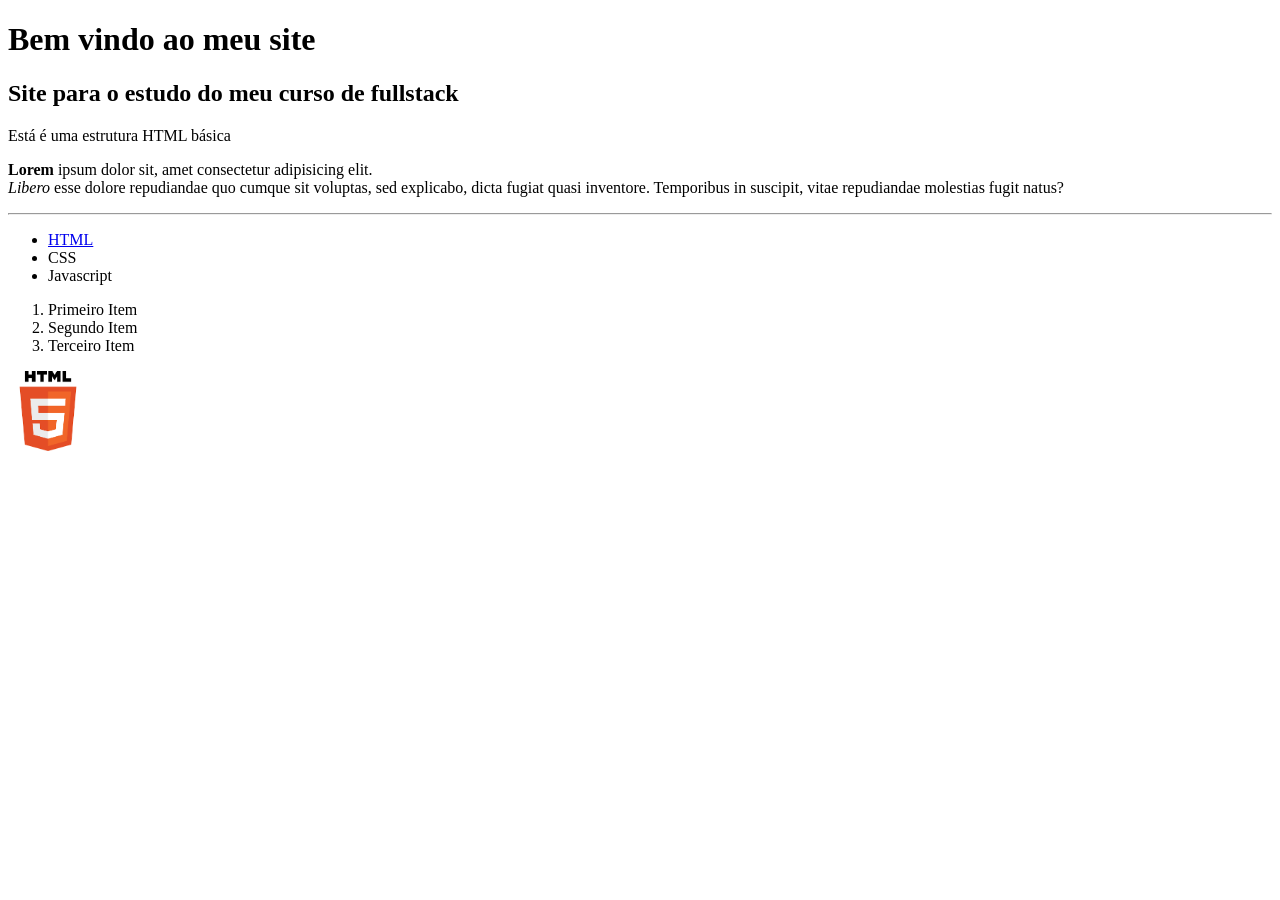
<file: index.html>
<!DOCTYPE html> <!--Informa ao navegador que este documento usa HTML5-->
<html lang="pt-BR"> <!--Marca o inicio da pagina HTML. O atributo lang="pt-BR" indica que o idioma principal é português-->
<head> <!--Cabeçalho da página. Aqui fica as configurações e informações que não aparecem no corpo da página-->
    <meta charset="UTF-8"> <!--Define o padrão de caracteres. Permite acentos, ç, emojis e outros caracteres especiais-->
    <meta name="viewport" content="width=device-width, initial-scale=1.0"> <!--Faz a página se adaptar a celulares e computadores-->
    <title>Meu Primeiro Site</title> <!--Título da página, aparece na aba do navegador-->
</head> <!--Fecha a tag head-->
<body><!--Corpo da página. Tudo que aparece para o usuário fica aqui-->
    <h1>Bem vindo ao meu site</h1>
    <h2>Site para o estudo do meu curso de fullstack</h2>
    <p>Está é uma estrutura HTML básica</p>
    <p><strong>Lorem</strong> ipsum dolor sit, amet consectetur adipisicing elit.<br> <em>Libero</em> esse dolore repudiandae quo cumque sit voluptas, sed explicabo, dicta fugiat quasi inventore. Temporibus in suscipit, vitae repudiandae molestias fugit natus?</p>
    <hr>
    <ul>
        <li><a href = "https://www.w3schools.com/html/" target = "_blank">HTML</a></li> <!--"target = '_blank'" abre uma nova guia ao inves de sair da pagina atual--> 
        <li>CSS</li>
        <li>Javascript</li>
    </ul>
    <ol>
        <li>Primeiro Item</li>
        <li>Segundo Item</li>
        <li>Terceiro Item</li>
    </ol>
    <img src = "./img/logo-html.png" alt = "Logo do HTML5" width="80px">
</body>
</html>
</file>
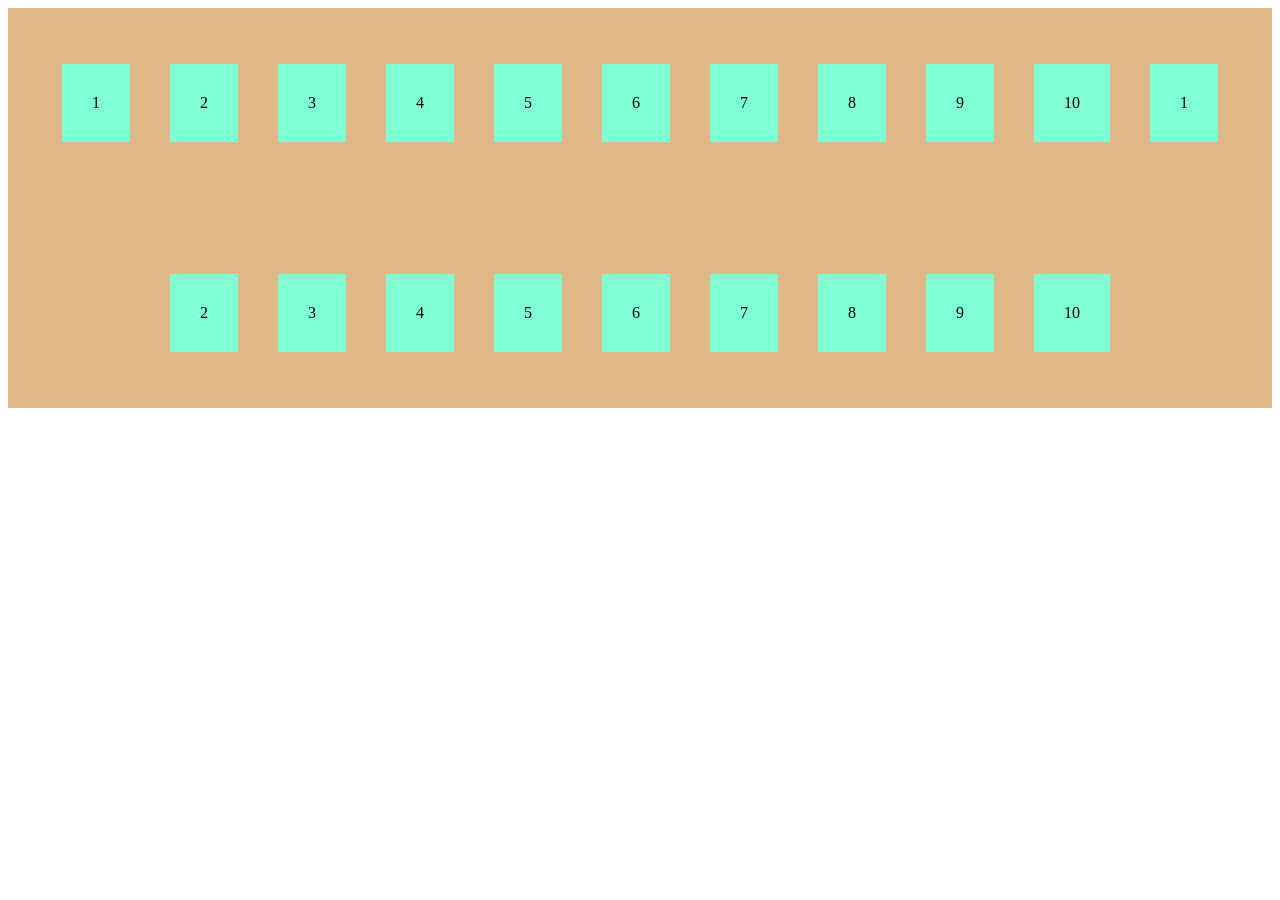
<file: aula 18/index.html>
<!DOCTYPE html>
<html lang="en">
<head>
    <meta charset="UTF-8">
    <meta name="viewport" content="width=device-width, initial-scale=1.0">
    <link rel="stylesheet" href="styles.css">
    <title>Flexbox</title>
</head>
<body>
    <div class="container">
        <div class="caixa">1</div>
        <div class="caixa">2</div>
        <div class="caixa">3</div>
        <div class="caixa">4</div>
        <div class="caixa">5</div>
        <div class="caixa">6</div>
        <div class="caixa">7</div>
        <div class="caixa">8</div>
        <div class="caixa">9</div>
        <div class="caixa">10</div>
        <div class="caixa">1</div>
        <div class="caixa">2</div>
        <div class="caixa">3</div>
        <div class="caixa">4</div>
        <div class="caixa">5</div>
        <div class="caixa">6</div>
        <div class="caixa">7</div>
        <div class="caixa">8</div>
        <div class="caixa">9</div>
        <div class="caixa">10</div>
    </div>
</body>
</html>
</file>
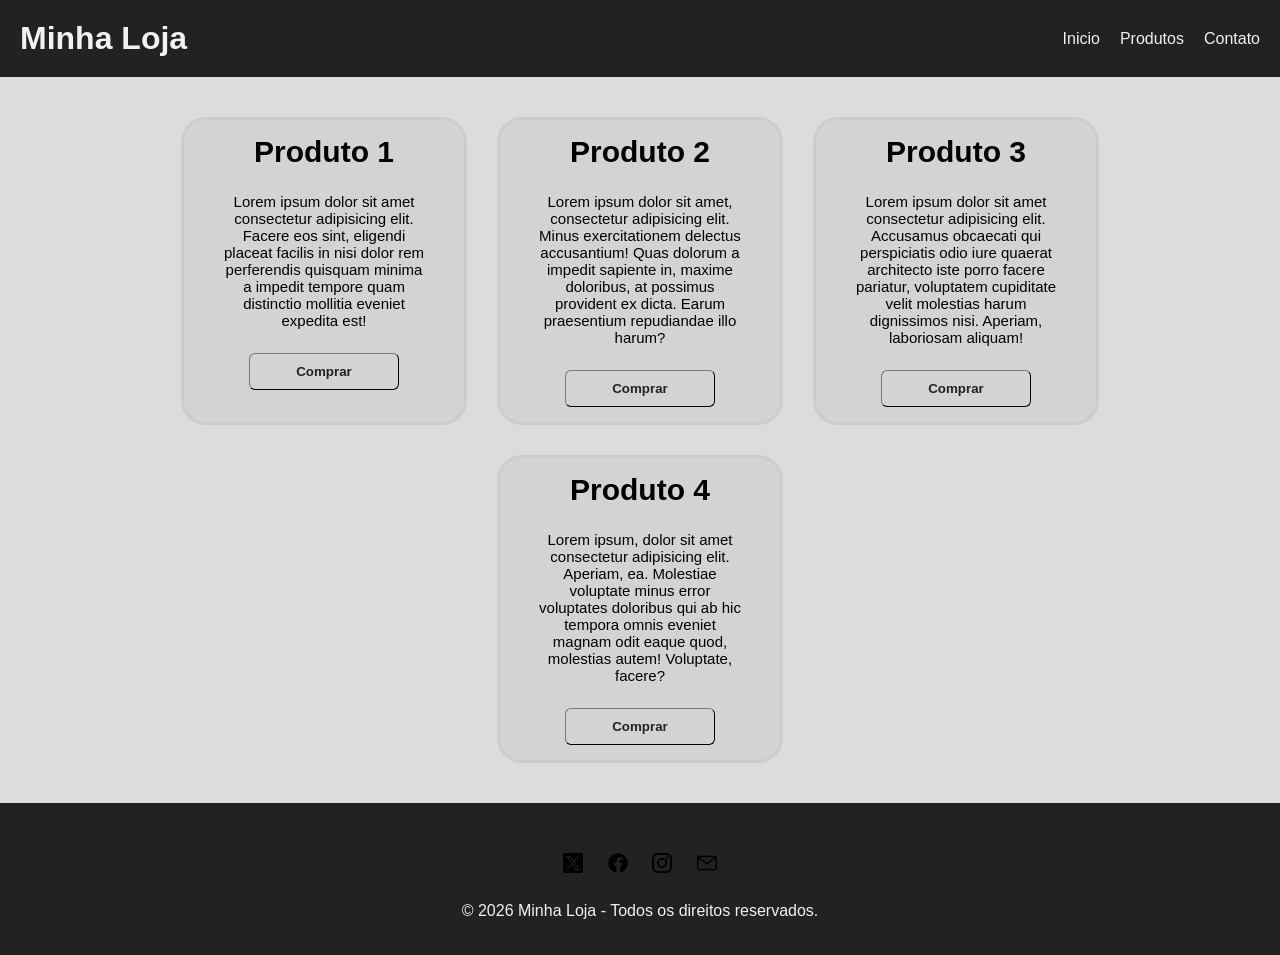
<file: aula 19/index.html>
<!DOCTYPE html>
<html lang="pt-BR">
<head>
    <meta charset="UTF-8">
    <meta name="viewport" content="width=device-width, initial-scale=1.0">
    <link rel="stylesheet" href="styles.css">
    <title>Aula Flexbox</title>
</head>
<body>
    <header class="cabecalho">
        <h1 #marca>Minha Loja</h1>
        <nav class="menu">
            <a href="#">Inicio</a>
            <a href="#">Produtos</a>
            <a href="#">Contato</a>
        </nav>
    </header>
    <main>
        <section class="cards">
            <div class="produtos">
                <h2>Produto 1</h2>
                <p>Lorem ipsum dolor sit amet consectetur adipisicing elit. Facere eos sint, eligendi placeat facilis in nisi dolor rem perferendis quisquam minima a impedit tempore quam distinctio mollitia eveniet expedita est!</p>
                <button>Comprar</button>
            </div>
            <div class="produtos">
                <h2>Produto 2</h2>
                <p>Lorem ipsum dolor sit amet, consectetur adipisicing elit. Minus exercitationem delectus accusantium! Quas dolorum a impedit sapiente in, maxime doloribus, at possimus provident ex dicta. Earum praesentium repudiandae illo harum?</p>
                <button>Comprar</button>
            </div>
            <div class="produtos">
                <h2>Produto 3</h2>
                <p>Lorem ipsum dolor sit amet consectetur adipisicing elit. Accusamus obcaecati qui perspiciatis odio iure quaerat architecto iste porro facere pariatur, voluptatem cupiditate velit molestias harum dignissimos nisi. Aperiam, laboriosam aliquam!</p>
                <button>Comprar</button>
            </div>
            <div class="produtos">
                <h2>Produto 4</h2>
                <p>Lorem ipsum, dolor sit amet consectetur adipisicing elit. Aperiam, ea. Molestiae voluptate minus error voluptates doloribus qui ab hic tempora omnis eveniet magnam odit eaque quod, molestias autem! Voluptate, facere?</p>
                <button>Comprar</button>
            </div>            
        </section>
    </main>
    <footer class="rodape">
        <div class="redes-sociais">
            <a href="#"><img src="./img/twitter.png" alt="Logo X"></a>
            <a href="#"><img src="./img/facebook.png" alt="Logo Facebook"></a>
            <a href="#"><img src="./img/instagram.png" alt="Logo Instagram"></a>
            <a href="#"><img src="./img/e-mail.png" alt="Logo E-mail"></a>
        </div>
        <p>&copy; 2026 Minha Loja - Todos os direitos reservados.</p>
        <!--&copy -> Simbolo de Copyright-->
    </footer>
</body>
</html>
</file>
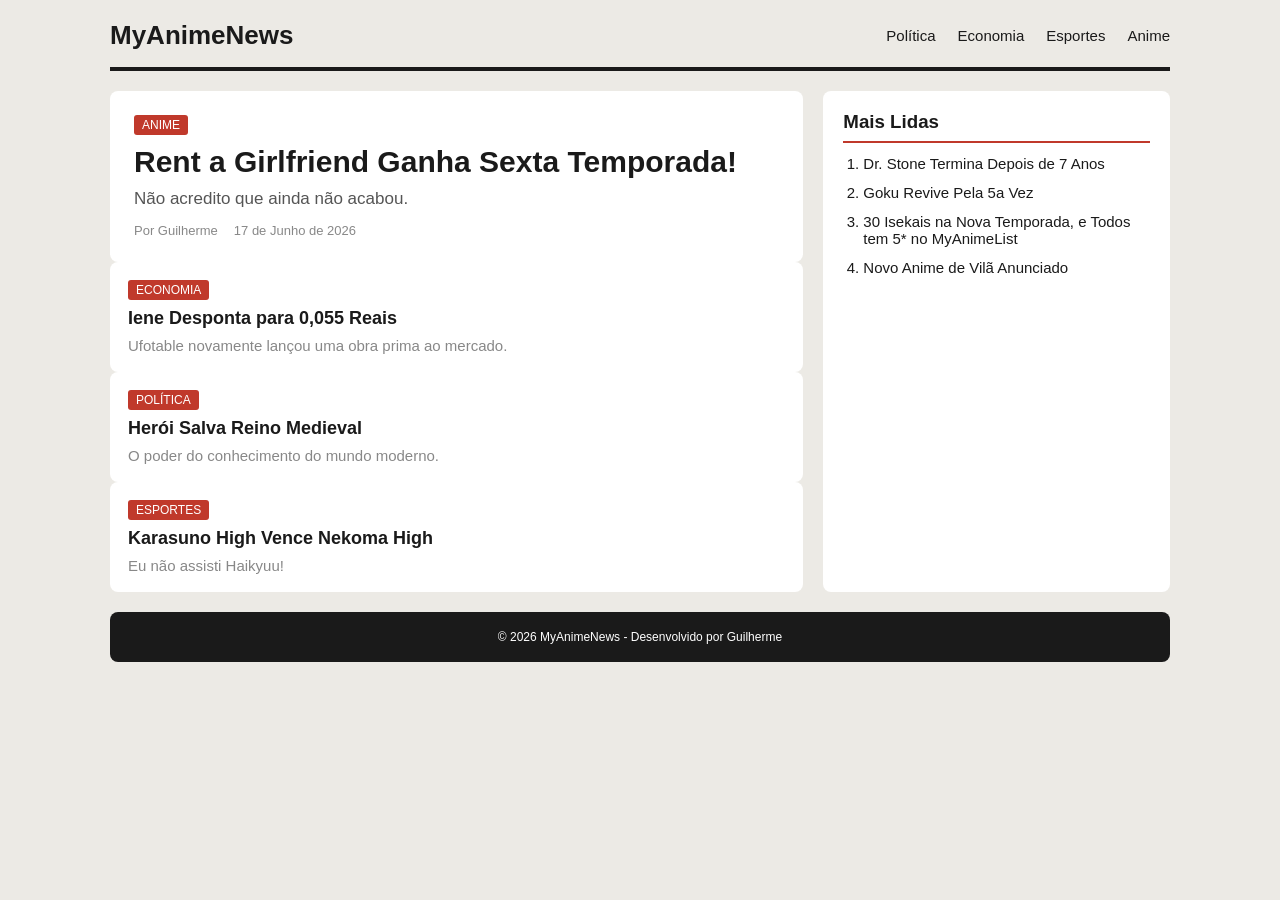
<file: aula 21/index.html>
<!DOCTYPE html>
<html lang="pt-br">
<head>
    <meta charset="UTF-8">
    <meta name="viewport" content="width=device-width, initial-scale=1.0">
    <link rel="stylesheet" href="./styles.css">
    <title>MyAnimeNews</title>
</head>
<body>
    <header class="cabecalho">
        <div class="logo">
            MyAnimeNews
        </div>
        <nav class="navegacao">
            <a href="#">Política</a>
            <a href="#">Economia</a>
            <a href="#">Esportes</a>
            <a href="#">Anime</a>
        </nav>
    </header>
    <main class="principal">
        <article class="destaque">
            <span class="categoria">Anime</span>
            <h1>Rent a Girlfriend Ganha Sexta Temporada!</h1>
            <p class="resumo">Não acredito que ainda não acabou.</p>        
            <div class="meta">
                <span>Por Guilherme</span>
                <span>17 de Junho de 2026</span>
            </div>
        </article>
        <section class="grandes-noticias">
            <article class="cartao">
                <span class="categoria">Economia</span>
                <h2>Iene Desponta para 0,055 Reais</h2>
                <p>Ufotable novamente lançou uma obra prima ao mercado.</p>
            </article>
            <article class="cartao">
                <span class="categoria">Política</span>
                <h2>Herói Salva Reino Medieval</h2>
                <p>O poder do conhecimento do mundo moderno.</p>
            </article>
            <article class="cartao">
                <span class="categoria">Esportes</span>
                <h2>Karasuno High Vence Nekoma High</h2>
                <p>Eu não assisti Haikyuu!</p>
            </article>
        </section>
    </main>
    <aside class="menu-lateral">
        <h3>Mais Lidas</h3>
        <ol>
            <li>Dr. Stone Termina Depois de 7 Anos</li>
            <li>Goku Revive Pela 5a Vez</li>
            <li>30 Isekais na Nova Temporada, e Todos tem 5* no MyAnimeList</li>
            <li>Novo Anime de Vilã Anunciado</li>
        </ol>
    </aside>
    <footer class="rodape">
        <p>&copy; 2026 MyAnimeNews - Desenvolvido por Guilherme</p>
    </footer>
</body>
</html>
</file>
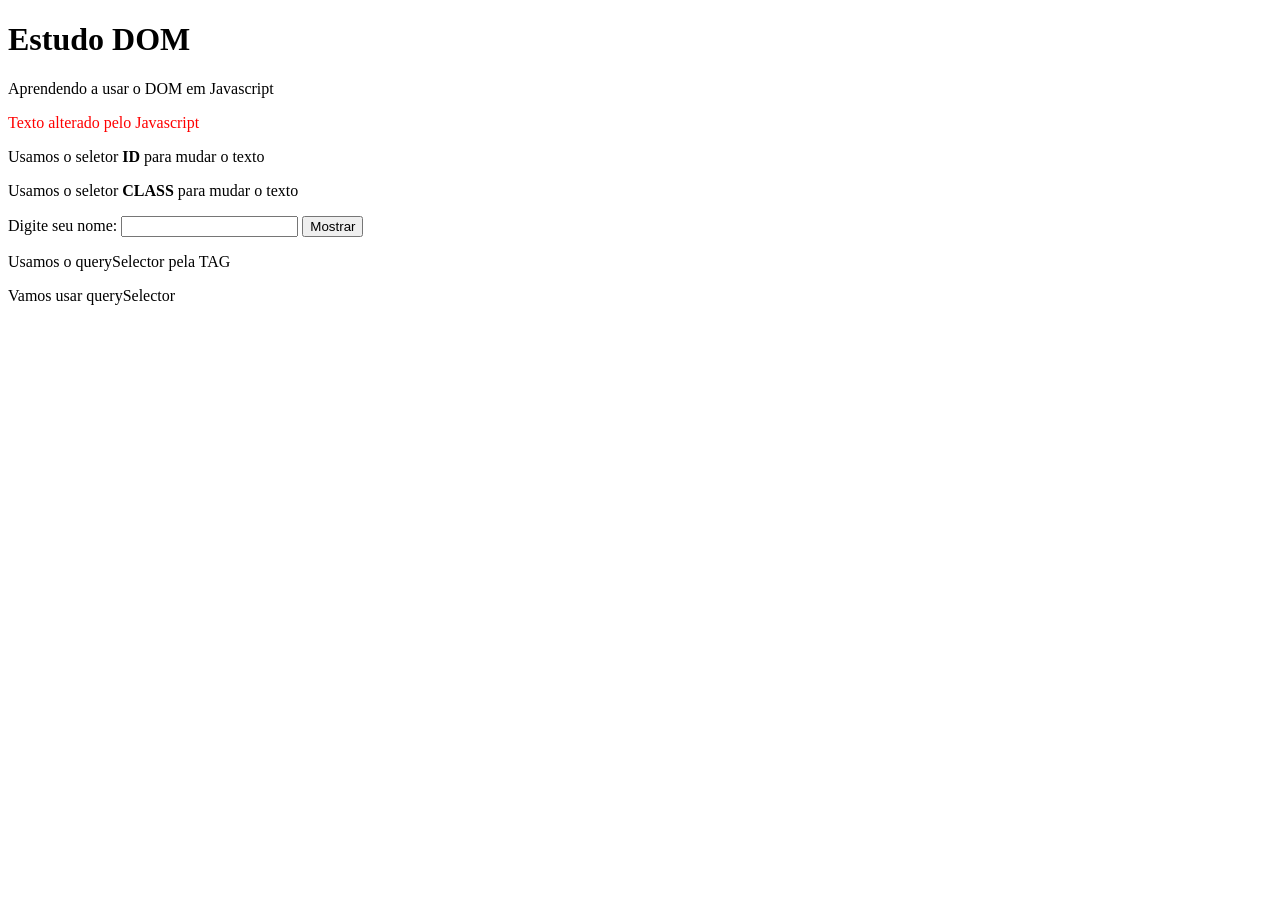
<file: aula 24/index.html>
<!DOCTYPE html>
<html lang="pt-BR">
<head>
    <meta charset="UTF-8">
    <meta name="viewport" content="width=device-width, initial-scale=1.0">
    <title>DOM</title>
</head>
<body>
    <h1>Estudo DOM</h1>
    <p>Aprendendo a usar o DOM em Javascript</p>
    <P>Aqui que vai mudar</P>
    <p id="msg">Vamos usar outro seletor</p>
    <p class="classe">Vamos mais um seletor</p>
    <label for="nome">Digite seu nome:</label>
    <input type="text" id="nome" name="nome">
    <button onclick="mostrarnome()">Mostrar</button>
    <p id="resultado"></p>
    <p id="texto">Vamos usar querySelector</p>

    <!--Tag script é usada ao fim do body-->
    <script> 
        let paragrafo = document.getElementsByTagName('p')[1]
        paragrafo.innerText = "Texto alterado pelo Javascript"
        paragrafo.style.color = 'red'
        
        // document.getElementsByTagName('p')[0].innerText = 'Mudou direto'
        let p2 = document.getElementById('msg')
        let p3 = document.getElementsByClassName('classe')[0]
        p2.innerHTML = "Usamos o seletor <strong>ID</strong> para mudar o texto" <!--innerHTML permite colocar tags HTML dentro do texto-->
        p3.innerHTML = "Usamos o seletor <strong>CLASS</strong> para mudar o texto"
        function mostrarnome(){
            // let nome = document.getElementsByName('nome')[0].value
            const campo = document.querySelector("[name='nome']")
            let nome = campo.value
            document.getElementById('resultado').innerText = `Olá, ${nome}`
        }
        let texto = document.querySelectorAll('p')
        texto[4].innerText = "Usamos o querySelector pela TAG"
    </script>
</body>
</html>
</file>
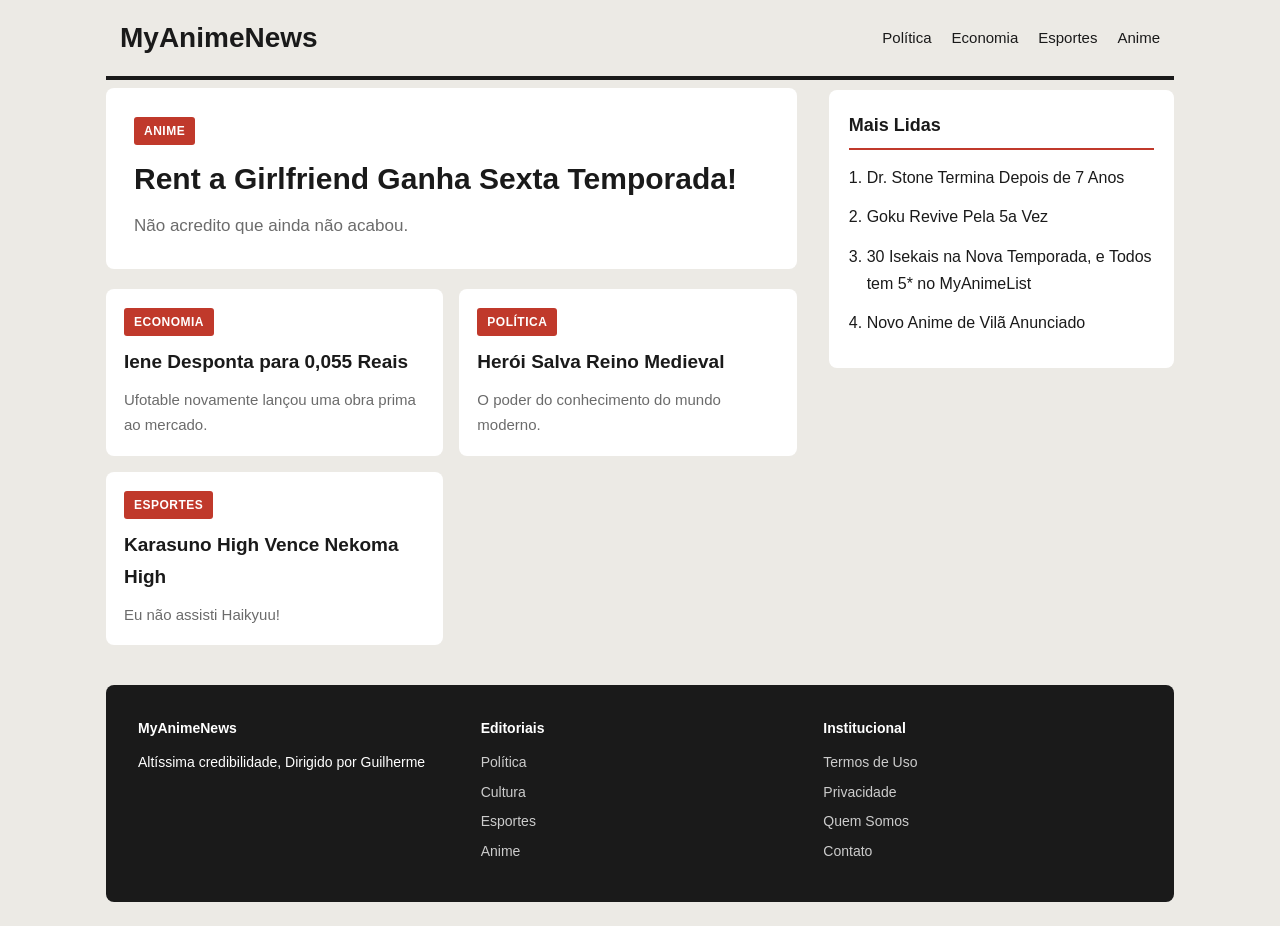
<file: site-news/pages/index.html>
<!DOCTYPE html>
<html lang="pt-br">
<head>
    <meta charset="UTF-8">
    <meta name="viewport" content="width=device-width, initial-scale=1.0">
    <link rel="stylesheet" href="../css/main.css">
    <script src="../js/components/site-header.js" defer></script>
    <script src="../js/components/news-card.js" defer></script>
    <script src="../js/components/site-footer.js" defer></script>
    <title>MyAnimeNews</title>
</head>
<body>
    
    <site-header></site-header>

    <div class="conteudo">
        <main class="principal">
            <article class="cartao card--destaque">
                <span class="categoria">Anime</span>
                <h1 class="cartao__titulo">Rent a Girlfriend Ganha Sexta Temporada!</h1>
                <p class="cartao__resumo">Não acredito que ainda não acabou.</p>        
            </article>
            <section class="grandes-noticias">
                <news-card categoria="Economia" titulo="Iene Desponta para 0,055 Reais" resumo="Ufotable novamente lançou uma obra prima ao mercado."></news-card>
                <news-card categoria="Política" titulo="Herói Salva Reino Medieval" resumo="O poder do conhecimento do mundo moderno."></news-card>
                <news-card categoria="Esportes" titulo="Karasuno High Vence Nekoma High" resumo="Eu não assisti Haikyuu!"></news-card>
            </section>
        </main>
        <aside class="menu-lateral">
            <div class="caixa">
                <h3>Mais Lidas</h3>
                <ol>
                    <li>Dr. Stone Termina Depois de 7 Anos</li>
                    <li>Goku Revive Pela 5a Vez</li>
                    <li>30 Isekais na Nova Temporada, e Todos tem 5* no MyAnimeList</li>
                    <li>Novo Anime de Vilã Anunciado</li>
                </ol>
            </div>
        </aside>
    </div>

    <site-footer></site-footer>
</body>
</html>
</file>
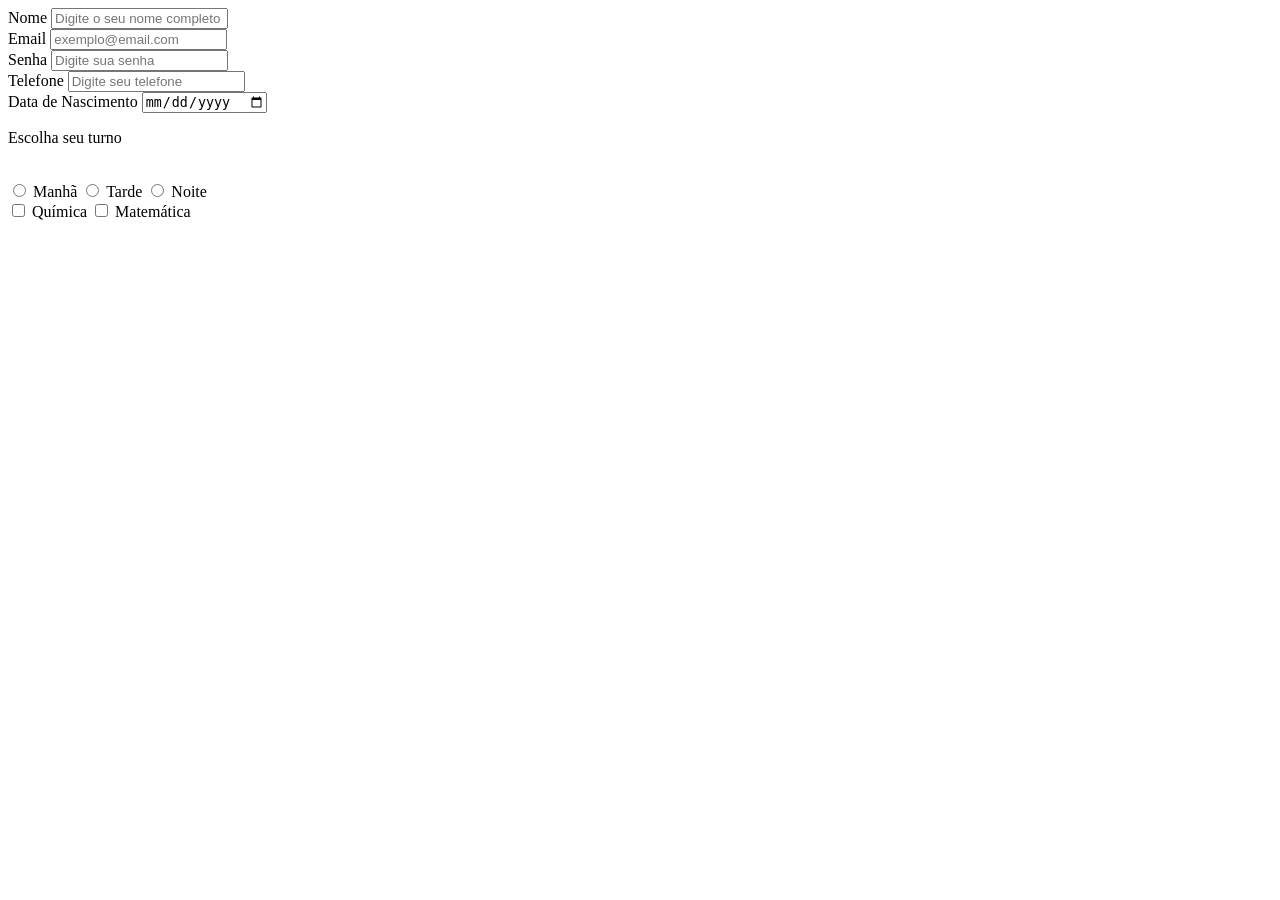
<file: formulario.html>
<!DOCTYPE html>
<html lang="pt-BR">
<head>
    <meta charset="UTF-8">
    <meta name="viewport" content="width=device-width, initial-scale=1.0">
    <title>Exemplo de Formulário</title>
</head>
<body>
    <form action="#">
        <label for="nome">Nome</label>
        <input type="text" name="nome" id="nome" placeholder="Digite o seu nome completo" required>
        <br>
        <label for="email">Email</label>
        <input type="email" name="email" id="email" placeholder="exemplo@email.com" required>
        <br>
        <label for="senha">Senha</label>
        <input type="password" name="senha" id="senha" placeholder="Digite sua senha" minlength="8" required>
        <br>
        <label for="telefone">Telefone</label>
        <input type="tel" name="telefone" id="telefone" placeholder="Digite seu telefone">
        <br>
        <label for="data">Data de Nascimento</label>
        <input type="date" name="data" id="data" placeholder="Data de Nascimento">
        <br>
        <p>Escolha seu turno</p>
        <br>
        <input type="radio" name="turno" id="manha">
        <label for="manha">Manhã</label>
        <input type="radio" name="turno" id="tarde">
        <label for="tarde">Tarde</label>
        <input type="radio" name="turno" id="noite">
        <label for="noite">Noite</label>
        <br>
        <input type="checkbox" name="materia" id="quimica" volume="quimica">
        <label for="quimica">Química</label>
        <input type="checkbox" name="materia" id="matematica" value="matematica">
        <label for="mathematics">Matemática</label>
    </form>
</body>
</html>
</file>
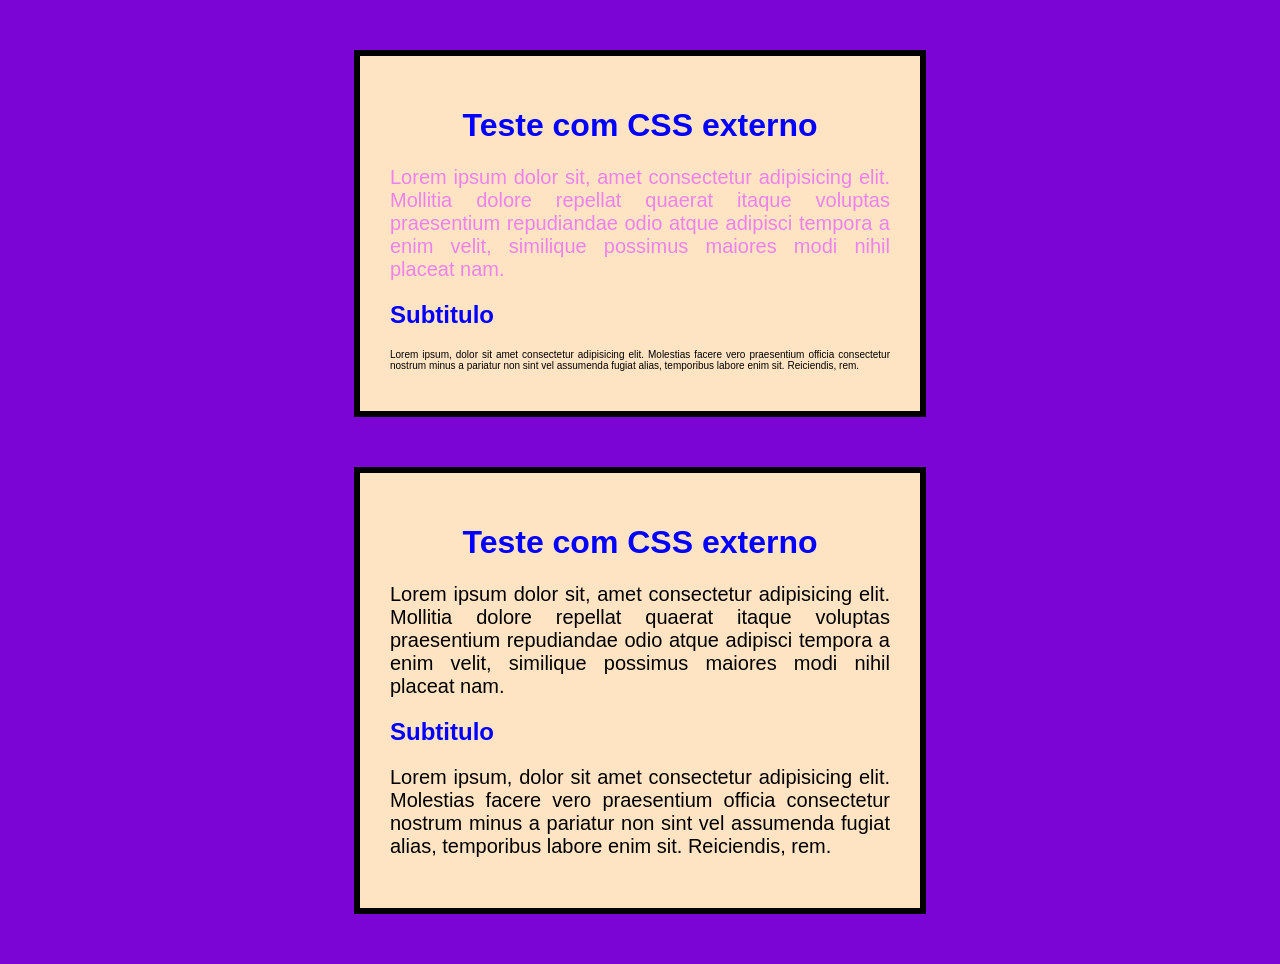
<file: aula 17/externo.html>
<!DOCTYPE html>
<html lang="en">
<head>
    <meta charset="UTF-8">
    <meta name="viewport" content="width=device-width, initial-scale=1.0">
    <link rel="stylesheet" href="style.css">
    <title>CSS Externo</title>

</head>
<body>
    <div class="card">
        <h1>Teste com CSS externo</h1>
        <p id="texto_2">Lorem ipsum dolor sit, amet consectetur adipisicing elit. Mollitia dolore repellat quaerat itaque voluptas praesentium repudiandae odio atque adipisci tempora a enim velit, similique possimus maiores modi nihil placeat nam.</p>

        <h2>Subtitulo</h2>
        <p id="texto">Lorem ipsum, dolor sit amet consectetur adipisicing elit. Molestias facere vero praesentium officia consectetur nostrum minus a pariatur non sint vel assumenda fugiat alias, temporibus labore enim sit. Reiciendis, rem.</p>
    </div>
    <div class="nomeDaClasse"></div> <!--".nomeDaClasse para criar o div direto"-->

    <div class="card">
        <h1>Teste com CSS externo</h1>
        <p>Lorem ipsum dolor sit, amet consectetur adipisicing elit. Mollitia dolore repellat quaerat itaque voluptas praesentium repudiandae odio atque adipisci tempora a enim velit, similique possimus maiores modi nihil placeat nam.</p>

        <h2>Subtitulo</h2>
        <p>Lorem ipsum, dolor sit amet consectetur adipisicing elit. Molestias facere vero praesentium officia consectetur nostrum minus a pariatur non sint vel assumenda fugiat alias, temporibus labore enim sit. Reiciendis, rem.</p>
    </div>
    <div class="nomeDaClasse"></div> <!--".nomeDaClasse para criar o div direto"-->
</body>
</html>
</file>
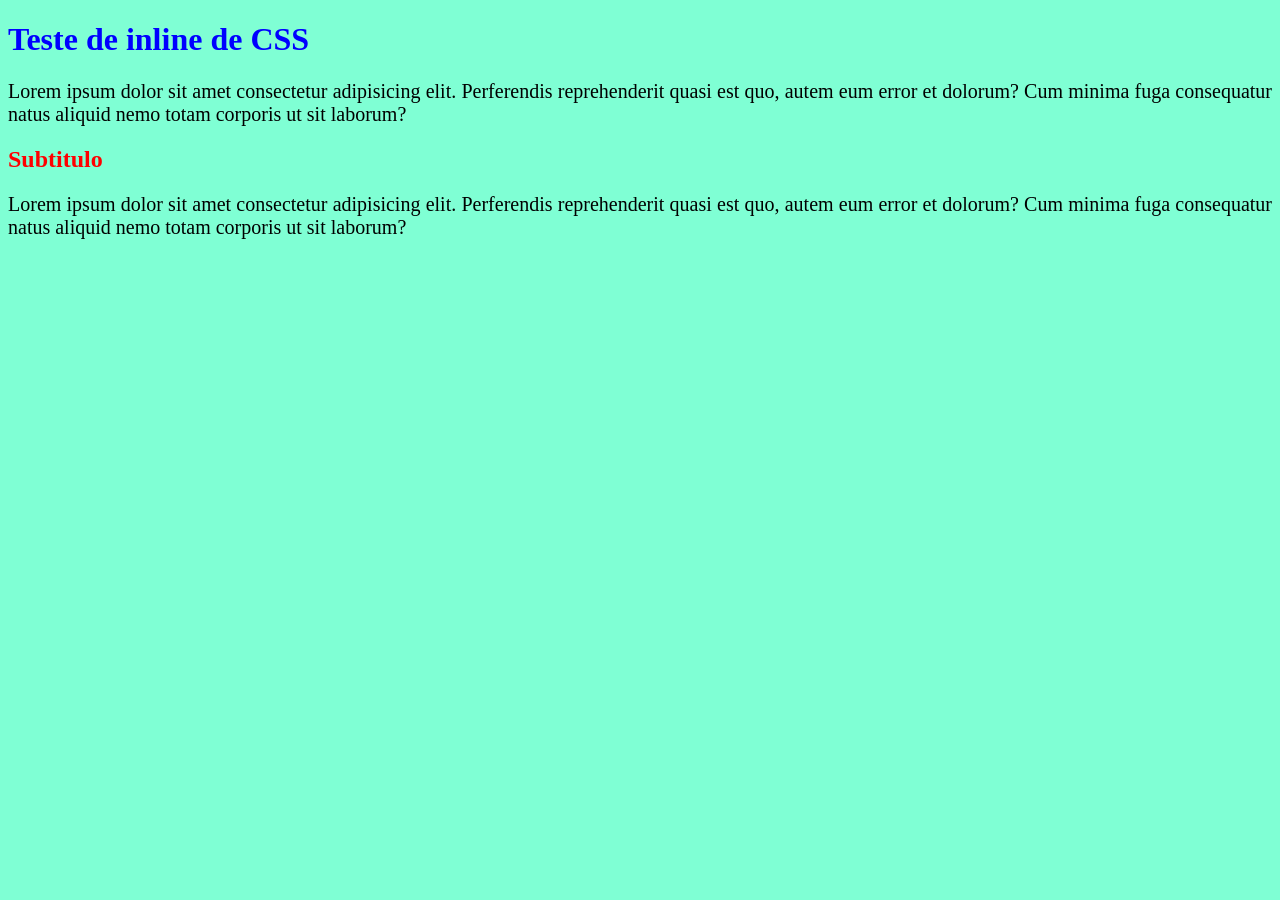
<file: aula 17/inline.html>
<!DOCTYPE html>
<html lang="en">
<head>
    <meta charset="UTF-8">
    <meta name="viewport" content="width=device-width, initial-scale=1.0">
    <title>Inline CSS</title>
</head>
<body style="background-color: aquamarine;">
    <h1 style="color:blue">Teste de inline de CSS</h1>
    <p style="font-size: 20px; text-align: justify;">Lorem ipsum dolor sit amet consectetur adipisicing elit. Perferendis reprehenderit quasi est quo, autem eum error et dolorum? Cum minima fuga consequatur natus aliquid nemo totam corporis ut sit laborum?</p>

    <h2 style="color:red">Subtitulo</h2>
    <p style="font-size: 20px; text-align: justify;">Lorem ipsum dolor sit amet consectetur adipisicing elit. Perferendis reprehenderit quasi est quo, autem eum error et dolorum? Cum minima fuga consequatur natus aliquid nemo totam corporis ut sit laborum?</p>    
</body>
</html>
</file>
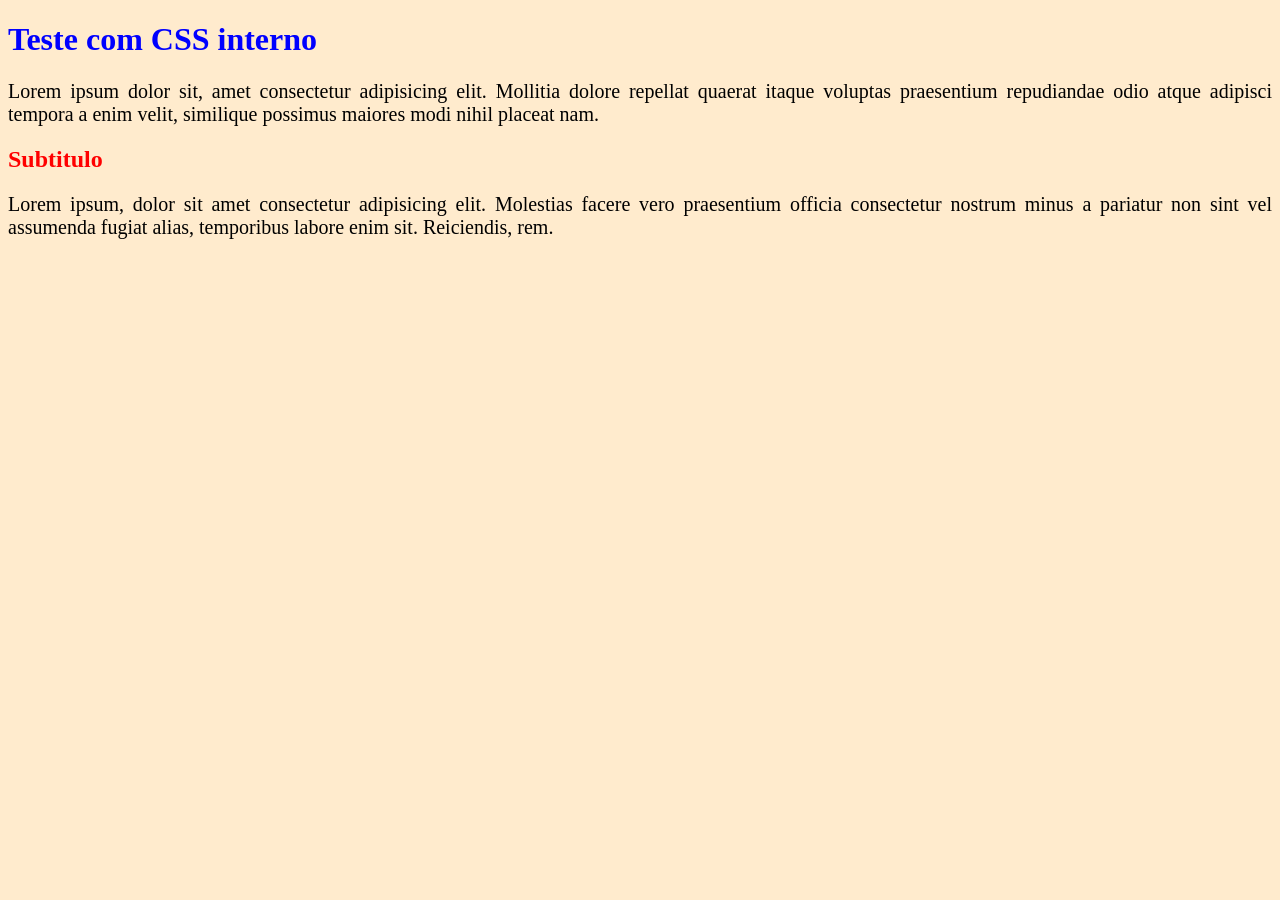
<file: aula 17/interno.html>
<!DOCTYPE html>
<html lang="en">
<head>
    <meta charset="UTF-8">
    <meta name="viewport" content="width=device-width, initial-scale=1.0">
    <title>CSS Interno</title>

    <style>
        p{
            font-size: 20px;
            text-align: justify;
        }
        h1{
            color: blue;
        }
        h2{
            color:red
        }
        body{
            background-color: blanchedalmond;
        }

    </style>
</head>
<body>
    <h1>Teste com CSS interno</h1>
    <p>Lorem ipsum dolor sit, amet consectetur adipisicing elit. Mollitia dolore repellat quaerat itaque voluptas praesentium repudiandae odio atque adipisci tempora a enim velit, similique possimus maiores modi nihil placeat nam.</p>

    <h2>Subtitulo</h2>
    <p>Lorem ipsum, dolor sit amet consectetur adipisicing elit. Molestias facere vero praesentium officia consectetur nostrum minus a pariatur non sint vel assumenda fugiat alias, temporibus labore enim sit. Reiciendis, rem.</p>
</body>
</html>
</file>
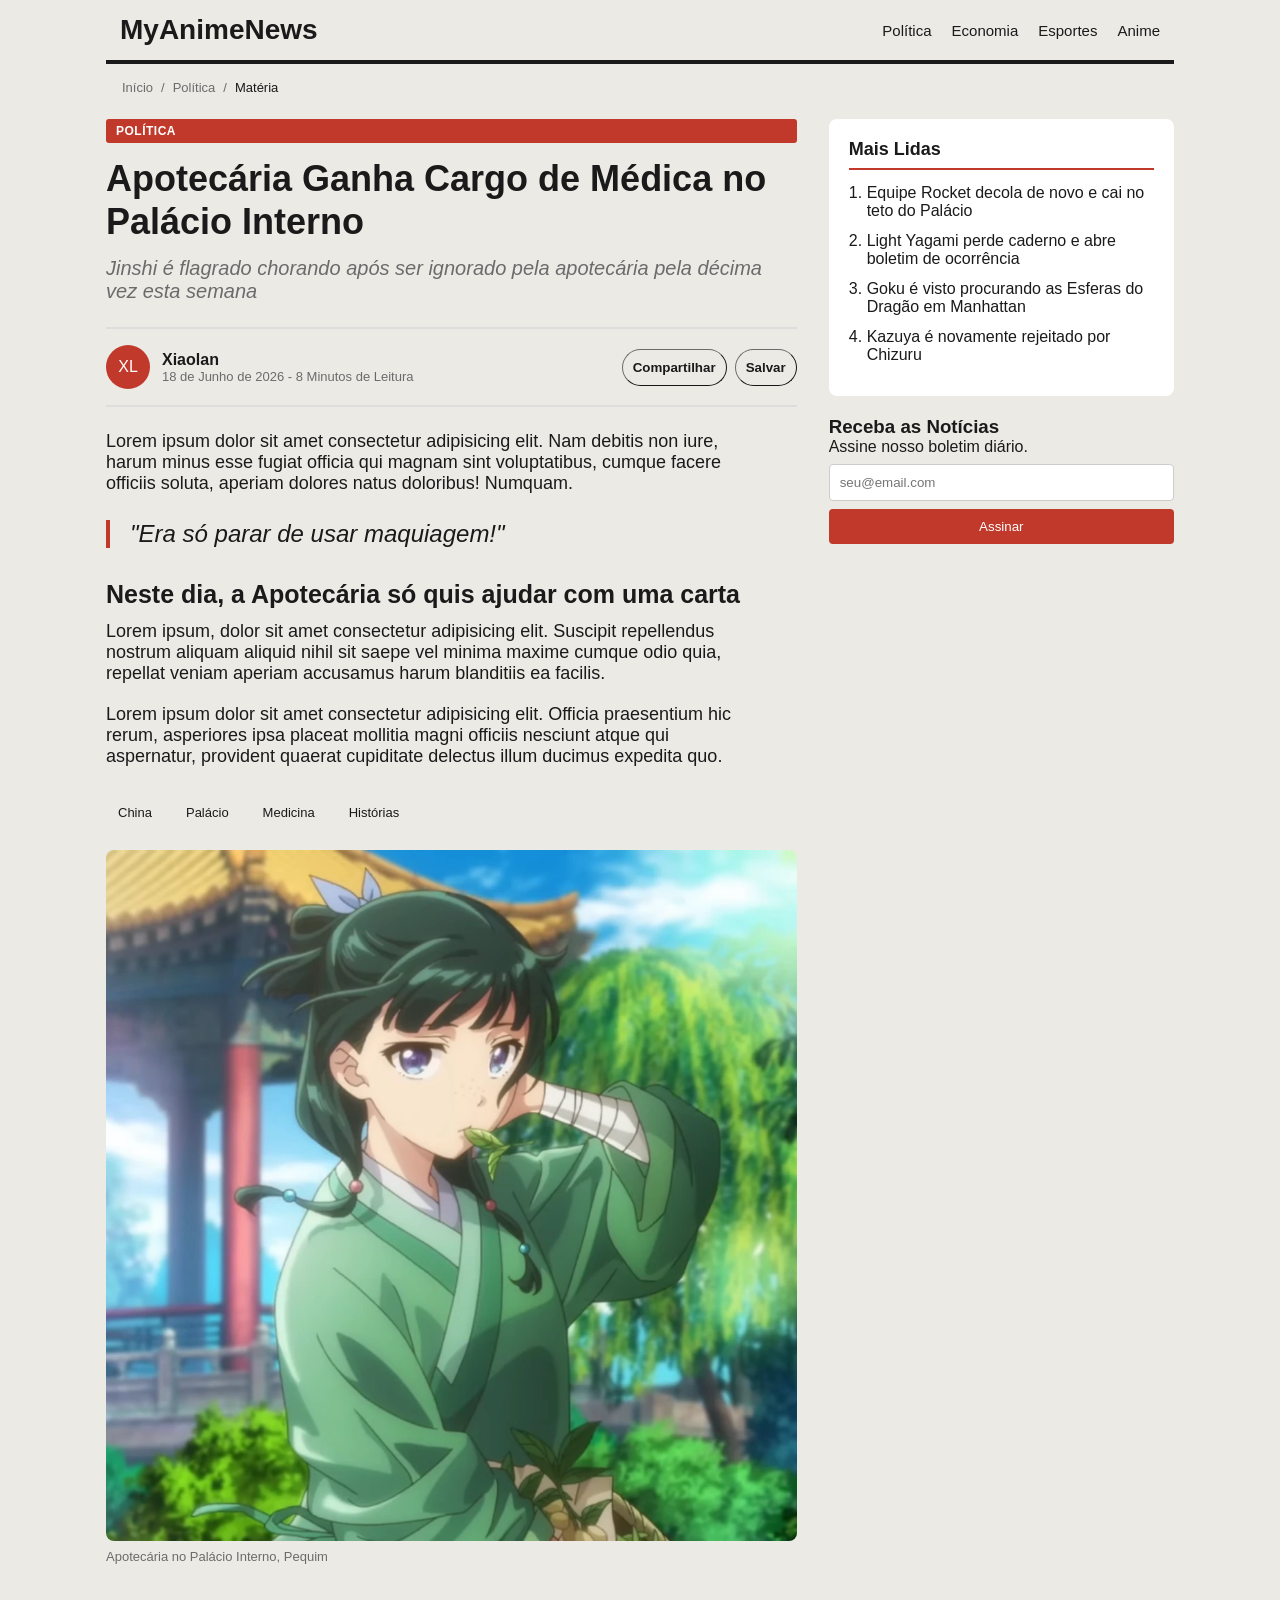
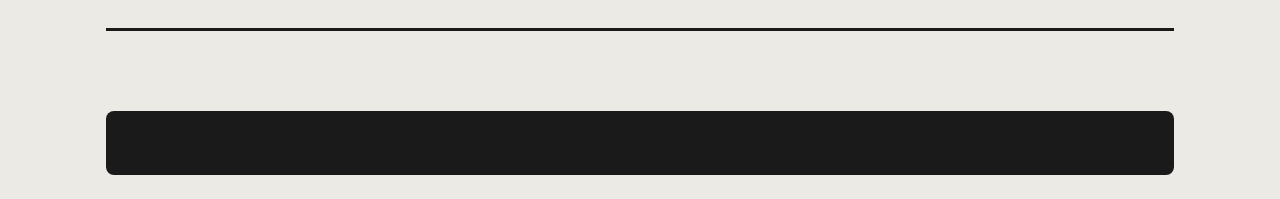
<file: aula 22/materia.html>
<!DOCTYPE html>
<html lang="pt-BR">
<head>
    <meta charset="UTF-8">
    <meta name="viewport" content="width=device-width, initial-scale=1.0">
    <link rel="stylesheet" href="styles.css">
    <title>Matéria</title>
</head>
<body>
    <header class="cabecalho">
        <a href="../aula 21/index.html" class="logo">MyAnimeNews</a>
        <nav class="navegacao">
            <a href="#">Política</a>
            <a href="#">Economia</a>
            <a href="#">Esportes</a>
            <a href="#">Anime</a>
        </nav>
    </header>

    <nav class="trilha">
        <a href="../aula 21/index.html">Início</a>
        <span>/</span>
        <a href="#">Política</a>
        <span>/</span>
        <span class="atual">Matéria</span>
    </nav>

    <div class="conteudo">
        <article class="materia">
            <span class="categoria">Política</span>
            <h1>Apotecária Ganha Cargo de Médica no Palácio Interno</h1>
            <p class="linha-fina">Jinshi é flagrado chorando após ser ignorado pela apotecária pela décima vez esta semana</p>
            <div class="autor">
                <div class="avatar">XL</div>
                <div>
                    <strong>Xiaolan</strong>
                    <span class="data">18 de Junho de 2026 - 8 Minutos de Leitura</span>
                </div>
                <div class="compartilhar">
                    <button>Compartilhar</button>
                    <button>Salvar</button>
                </div>
            </div>
            <div class="texto">
                <p>Lorem ipsum dolor sit amet consectetur adipisicing elit. Nam debitis non iure, harum minus esse fugiat officia qui magnam sint voluptatibus, cumque facere officiis soluta, aperiam dolores natus doloribus! Numquam.</p>

                <blockquote>"Era só parar de usar maquiagem!"</blockquote>

                <h2>Neste dia, a Apotecária só quis ajudar com uma carta</h2>

                <p>Lorem ipsum, dolor sit amet consectetur adipisicing elit. Suscipit repellendus nostrum aliquam aliquid nihil sit saepe vel minima maxime cumque odio quia, repellat veniam aperiam accusamus harum blanditiis ea facilis.</p>

                <p>Lorem ipsum dolor sit amet consectetur adipisicing elit. Officia praesentium hic rerum, asperiores ipsa placeat mollitia magni officiis nesciunt atque qui aspernatur, provident quaerat cupiditate delectus illum ducimus expedita quo.</p>
            </div>
            <div class="tags">
                <a href="#">China</a>
                <a href="#">Palácio</a>
                <a href="#">Medicina</a>
                <a href="#">Histórias</a>
            </div>
            <figure class="imagem-destaque">
                <img src="Maomao_29.webp" alt="Apotecária">
                <figcaption>Apotecária no Palácio Interno, Pequim</figcaption>
            </figure>
        </article>

        <aside class="menu-lateral">
            <div class="caixa">
                <h3>Mais Lidas</h3>
                <ol>
                    <li>Equipe Rocket decola de novo e cai no teto do Palácio</li>
                    <li>Light Yagami perde caderno e abre boletim de ocorrência</li>
                    <li>Goku é visto procurando as Esferas do Dragão em Manhattan</li>
                    <li>Kazuya é novamente rejeitado por Chizuru</li>
                </ol>
            </div>
            <div class="caixa-newsletter">
                <h3>Receba as Notícias</h3>
                <p>Assine nosso boletim diário.</p>
                <input type="email" placeholder="seu@email.com">
                <button>Assinar</button>
            </div>
        </aside>
    </div>

    <section class="relacionados">

    </section>
    <footer class="rodape">

    </footer>
</html>
</file>
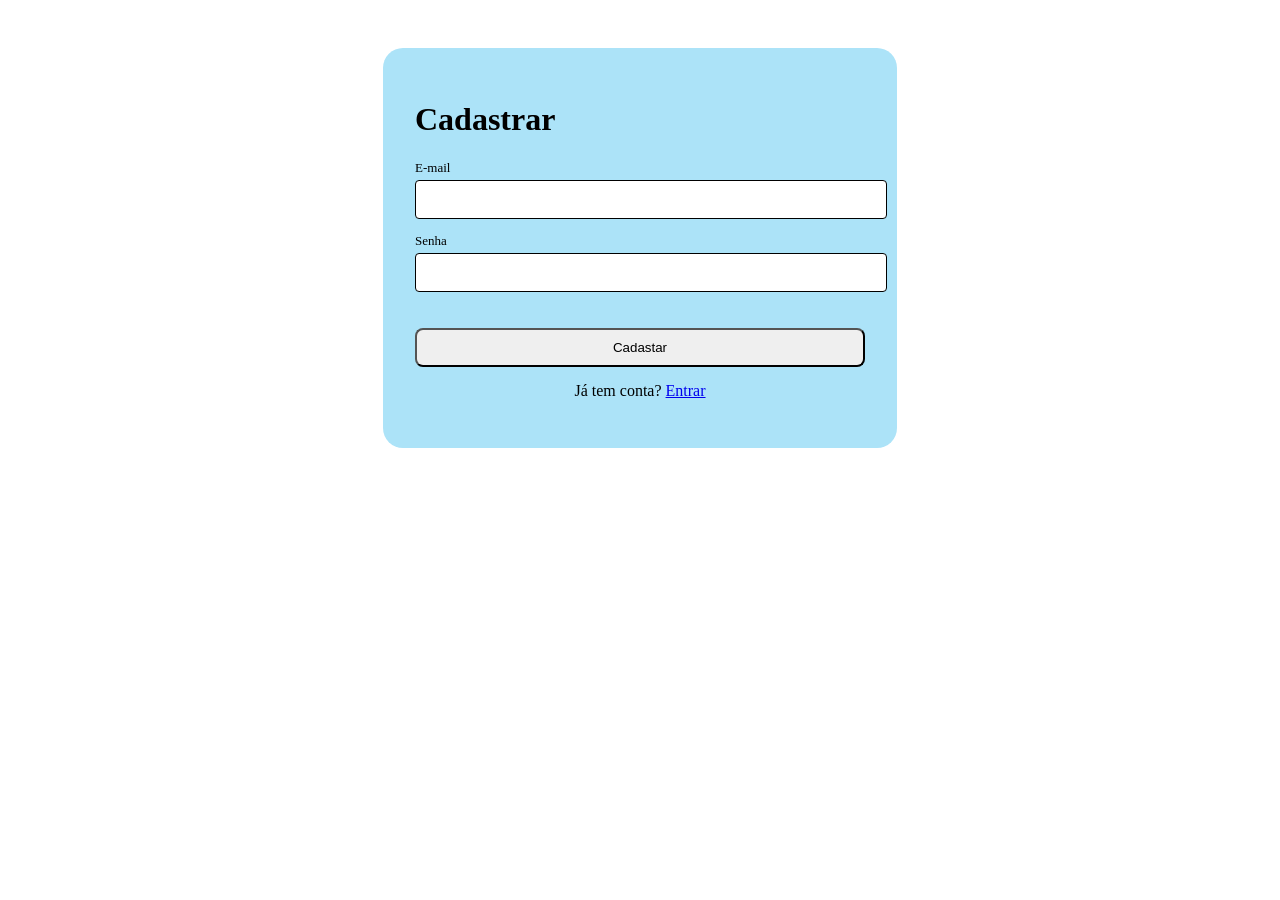
<file: aula 27/html/cadastro.html>
<!DOCTYPE html>
<html lang="pt-BR">
<head>
    <meta charset="UTF-8">
    <meta name="viewport" content="width=device-width, initial-scale=1.0">
    <link rel="stylesheet" href="../css/form.css">
    <title>Tela de Cadastro</title>
</head>
<body>
    <main class="principal">
        <form id="form-cadastro" class="formulario">
            <h1>Cadastrar</h1>

            <label for="email">E-mail</label>
            <input type="email" name="email" id="email" required>
            

            <label for="senha">Senha</label>
            <input type="password" name="senha" id="senha" required>

            <p id="aviso"></p>

            <button type="submit" class="btn">Cadastar</button>
            <p class="rodape-form">Já tem conta? <a href="login.html">Entrar</a></p>
        </form>
    </main>
    <script type="module" src="../js/cadastro.js"></script>
</body>
</html>
</file>
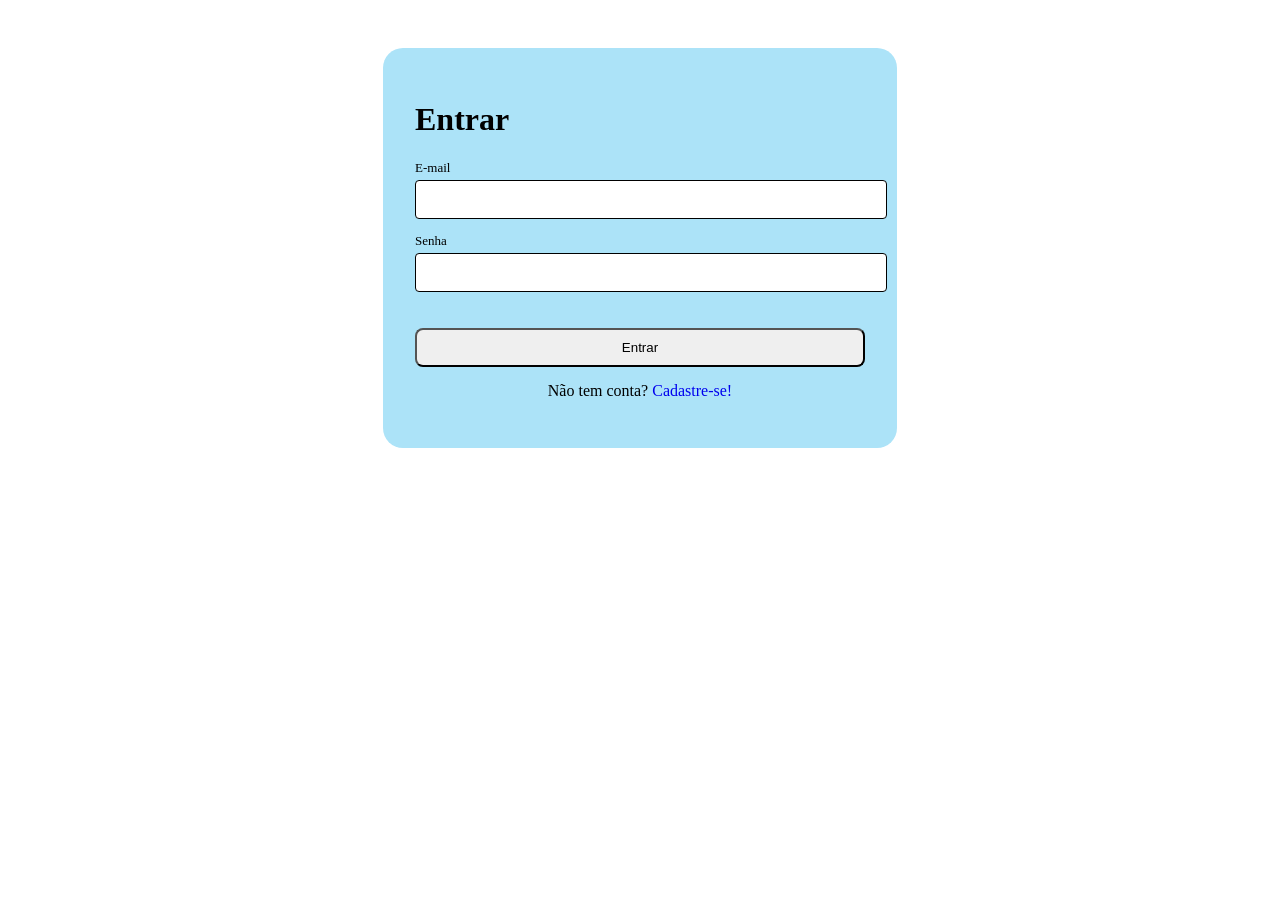
<file: aula 27/html/login.html>
<!DOCTYPE html>
<html lang="pt-BR">
<head>
    <meta charset="UTF-8">
    <meta name="viewport" content="width=device-width, initial-scale=1.0">
    <link rel="stylesheet" href="../css/form.css">
    <title>Tela de Login</title>
</head>
<body>
    <main class="principal">
        <form id="form-login" class="formulario">
            <h1>Entrar</h1>
            <label for="email">E-mail</label>
            <input type="email" name="email" id="email" required>
            
            <label for="senha">Senha</label>
            <input type="password" name="senha" id="senha" required>

            <p class="aviso"></p>

            <button type="submit" class="btn">Entrar</button>

            <p class="rodape-form">Não tem conta? <a class="rodape-form" href="cadastro.html">Cadastre-se!</a></p>
        </form>
    </main>
    <script type="module" src="../js/login.js"></script>
</body>
</html>
</file>
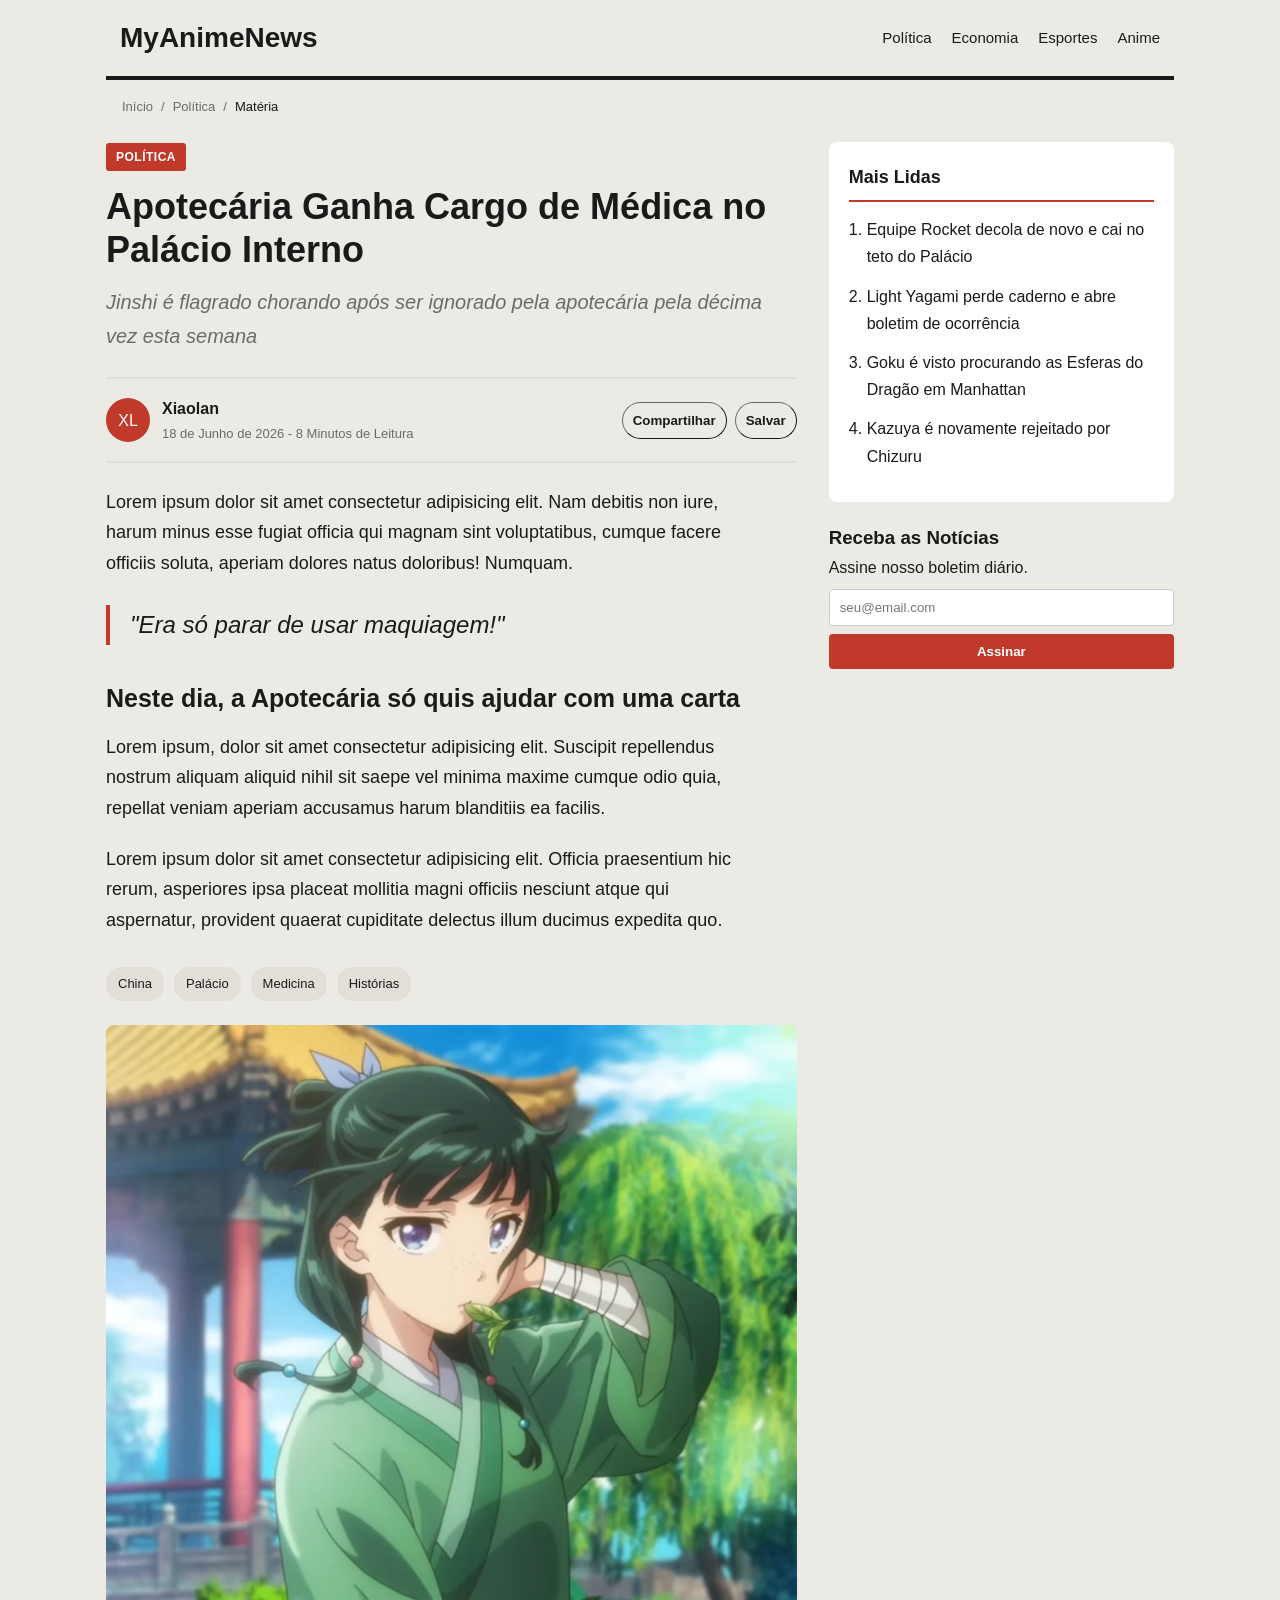
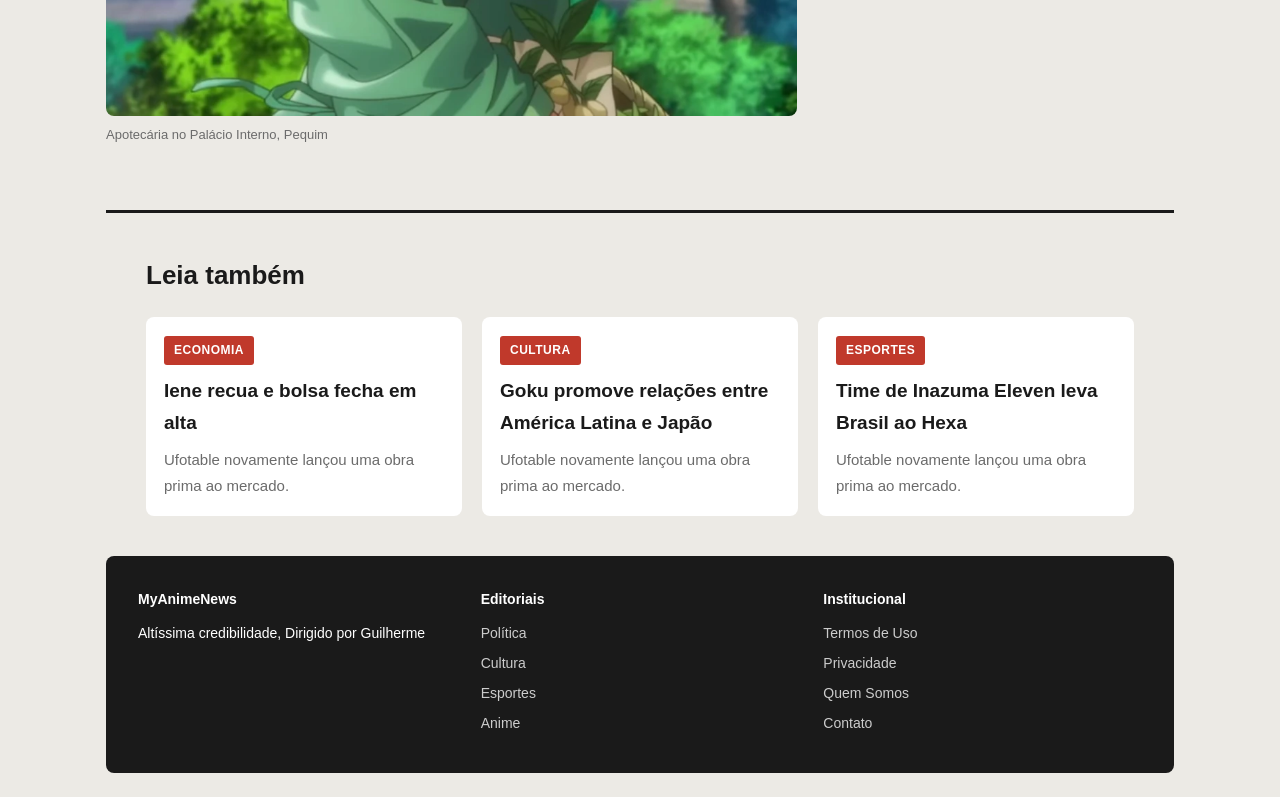
<file: site-news/pages/materia.html>
<!DOCTYPE html>
<html lang="pt-BR">
<head>
    <meta charset="UTF-8">
    <meta name="viewport" content="width=device-width, initial-scale=1.0">
    <title>Matéria</title>
    <link rel="stylesheet" href="../css/main.css">
    <script src="../js/components/site-header.js" defer></script>
    <script src="../js/components/news-card.js" defer></script>
    <script src="../js/components/site-footer.js" defer></script>
</head>
<body>
    <site-header></site-header>

    <nav class="trilha">
        <a href="index.html">Início</a>
        <span>/</span>
        <a href="#">Política</a>
        <span>/</span>
        <span class="atual">Matéria</span>
    </nav>

    <div class="conteudo">
        <article class="materia">
            <span class="categoria">Política</span>
            <h1>Apotecária Ganha Cargo de Médica no Palácio Interno</h1>
            <p class="linha-fina">Jinshi é flagrado chorando após ser ignorado pela apotecária pela décima vez esta semana</p>
            <div class="autor">
                <div class="avatar">XL</div>
                <div>
                    <strong>Xiaolan</strong>
                    <span class="data">18 de Junho de 2026 - 8 Minutos de Leitura</span>
                </div>
                <div class="compartilhar">
                    <button class="btn">Compartilhar</button>
                    <button class="btn">Salvar</button>
                </div>
            </div>
            <div class="texto">
                <p>Lorem ipsum dolor sit amet consectetur adipisicing elit. Nam debitis non iure, harum minus esse fugiat officia qui magnam sint voluptatibus, cumque facere officiis soluta, aperiam dolores natus doloribus! Numquam.</p>

                <blockquote>"Era só parar de usar maquiagem!"</blockquote>

                <h2>Neste dia, a Apotecária só quis ajudar com uma carta</h2>

                <p>Lorem ipsum, dolor sit amet consectetur adipisicing elit. Suscipit repellendus nostrum aliquam aliquid nihil sit saepe vel minima maxime cumque odio quia, repellat veniam aperiam accusamus harum blanditiis ea facilis.</p>

                <p>Lorem ipsum dolor sit amet consectetur adipisicing elit. Officia praesentium hic rerum, asperiores ipsa placeat mollitia magni officiis nesciunt atque qui aspernatur, provident quaerat cupiditate delectus illum ducimus expedita quo.</p>
            </div>
            <div class="tags">
                <a href="#" class="tag">China</a>
                <a href="#" class="tag">Palácio</a>
                <a href="#" class="tag">Medicina</a>
                <a href="#" class="tag">Histórias</a>
            </div>
            <figure class="imagem-destaque">
                <img src="../assets/Maomao_29.webp" alt="Apotecária">
                <figcaption>Apotecária no Palácio Interno, Pequim</figcaption>
            </figure>
        </article>

        <aside class="menu-lateral">
            <div class="caixa">
                <h3>Mais Lidas</h3>
                <ol>
                    <li>Equipe Rocket decola de novo e cai no teto do Palácio</li>
                    <li>Light Yagami perde caderno e abre boletim de ocorrência</li>
                    <li>Goku é visto procurando as Esferas do Dragão em Manhattan</li>
                    <li>Kazuya é novamente rejeitado por Chizuru</li>
                </ol>
            </div>
            <div class="caixa-newsletter">
                <h3>Receba as Notícias</h3>
                <p>Assine nosso boletim diário.</p>
                <input type="email" placeholder="seu@email.com">
                <button class="btn">Assinar</button>
            </div>
        </aside>
    </div>

    <section class="relacionados">
        <h2>Leia também</h2>
        <div class="grade">           
            <news-card categoria="Economia" titulo="Iene recua e bolsa fecha em alta" resumo="Ufotable novamente lançou uma obra prima ao mercado."></news-card>
            <news-card categoria="Cultura" titulo="Goku promove relações entre América Latina e Japão" resumo="Ufotable novamente lançou uma obra prima ao mercado."></news-card>
            <news-card categoria="Esportes" titulo="Time de Inazuma Eleven leva Brasil ao Hexa" resumo="Ufotable novamente lançou uma obra prima ao mercado."></news-card>
        </div>
    </section>

    <site-footer></site-footer>
</body>
</html>
</file>
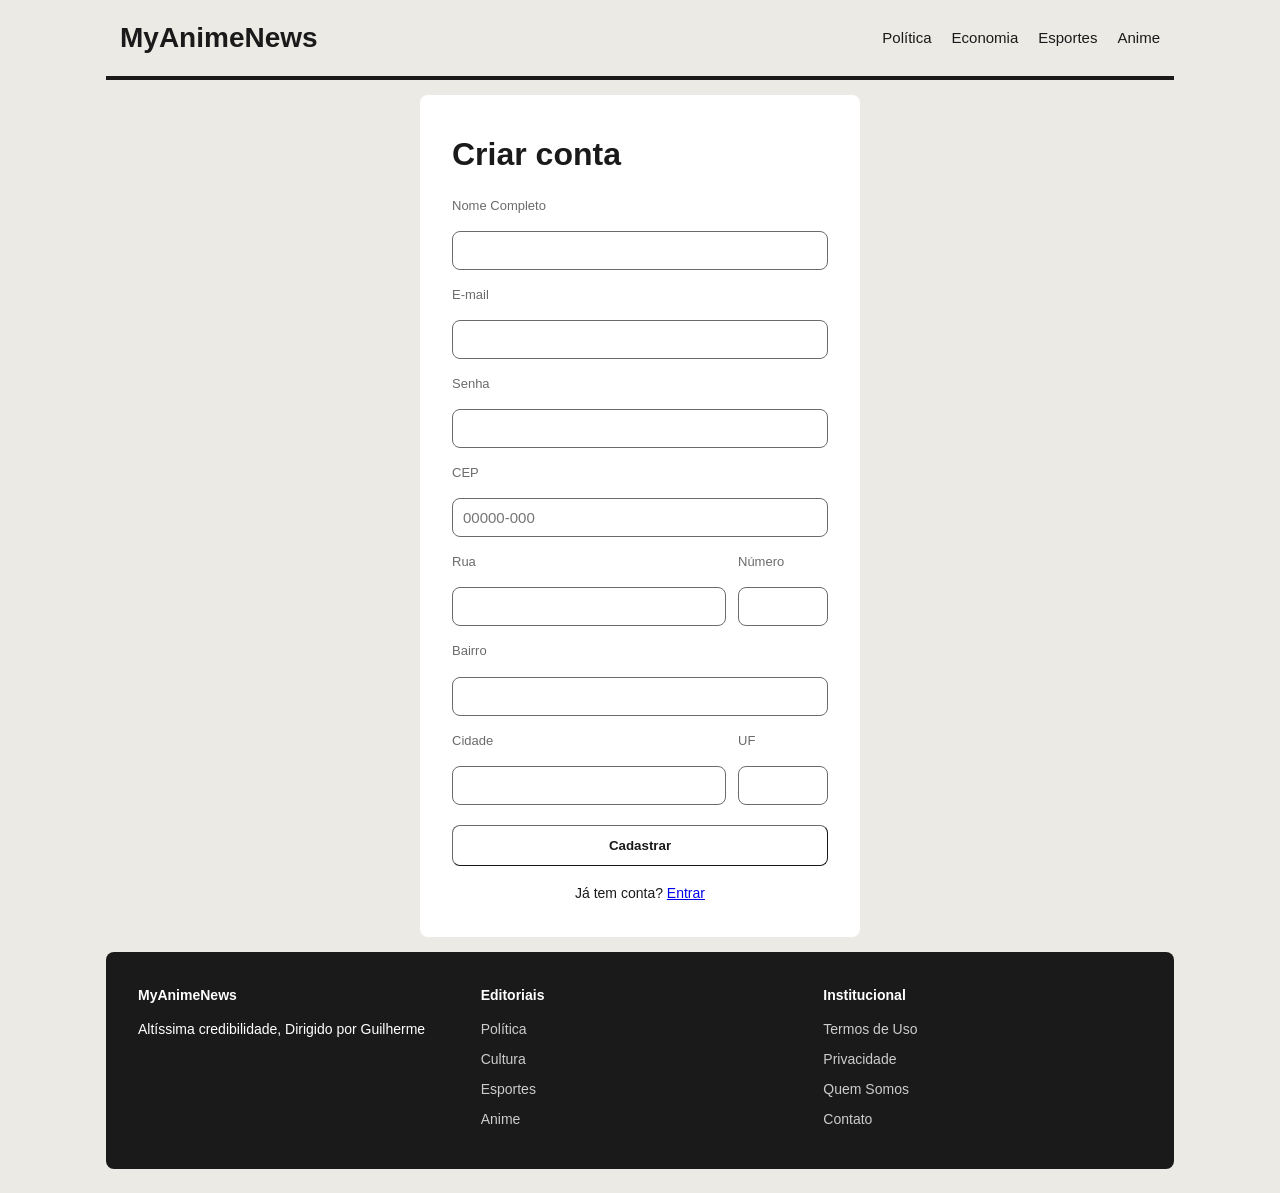
<file: site-news/js/pages/cadastro.html>
<!DOCTYPE html>
<html lang="pt-BR">
<head>
    <meta charset="UTF-8">
    <meta name="viewport" content="width=device-width, initial-scale=1.0">
    <link rel="stylesheet" href="../../css/main.css">
    <script src="../components/site-header.js" defer></script>
    <script src="../components/site-footer.js" defer></script>
    <script type="module" src="../pages/cadastro.js" defer></script>
    <title>Cadastro - MyAnimeNews</title>
</head>
<body>
    <site-header></site-header>
    <main class="auth">
        <form id="form-cadastro" class="formulario">
            <h1>Criar conta</h1>
            <label for="nome">Nome Completo</label>
            <input type="text" id="nome" required>

            <label for="email">E-mail</label>
            <input type="email" id="email" required>

            <label for="senha">Senha</label>
            <input type="password" id="senha" required>

            <label for="cep">CEP</label>
            <input type="text" id="cep" placeholder="00000-000" required>

            <div class="linha">
                <div class="campo-largo">
                    <label for="logradouro">Rua</label>
                    <input type="text" id="logradouro">
                </div>
                <div class="campo-curto">
                    <label for="numero">Número</label>
                    <input type="text" id="numero">
                </div>
            </div>

            <label for="bairro">Bairro</label>
            <input type="text" id="bairro">

            <div class="linha">
                <div class="campo-largo">
                    <label for="cidade">Cidade</label>
                    <input type="text" id="cidade">
                </div>
                <div class="campo-curto">
                    <label for="uf">UF</label>
                    <input type="text" id="uf" maxlength="2">
                </div>
            </div>
            <p id="aviso" class="aviso"></p>
            <button type="submit" class="btn">Cadastrar</button>
            <p class="rodape-form"> Já tem conta? <a href="login.html">Entrar</a></p>
        </form>
    </main>
    <site-footer></site-footer>
</body>
</html>
</file>
<file: aula 18/styles.css>
.caixa{
    background-color: aquamarine;
    padding: 30px;
    margin: 10px;
}

.container{
    display: flex;
    flex-direction: row;
    background-color: burlywood;
    justify-content: center;
    height: 400px;
    align-items: center;
    gap: 20px;
    flex-wrap: wrap;
}
</file>
<file: aula 19/styles.css>
*{
    margin: 0;
    padding: 0;
}

body{
    font-family: 'Montserrat', sans-serif;
    background-color: #DCDCDC;
}

/*Header*/

.cabecalho{
    background-color: #222;
    color: #f1f1f1;
    padding: 20px;
    display: flex;
    justify-content: space-between;
    align-items: center;
}

.menu{
    display: flex;
    gap: 20px
}
.menu a{
    color: #f1f1f1;
    text-decoration: none;
}
.menu a:hover{
    transform: scale(1.15);
}

/*Main*/

.cards{
    display: flex;
    justify-content: center;
    padding: 40px;
    gap: 30px;
    flex-wrap: wrap;
    height: 100%;
}
.produtos{
    background-color: #D3D3D3;
    width: 250px;
    padding: 15px;
    border: 3px solid #ccc;
    border-radius: 25px;
    text-align: center;
}

.produtos h2{
    font-size: 30px;
    margin-bottom: 15px;
}
.produtos p{
    font-size: 15px;
    margin: 1.5rem;
}
.produtos button{
    padding: 10px;
    background-color: transparent;
    color: #222;
    cursor: pointer;
    border-width: 1px;
    border-color: #222;
    border-radius: 6px;
    font-weight: 700;
    width: 60%;
    transition: background-color 0.3s ease-in-out, color 0.3s ease-in-out
}
.produtos button:hover{
    background-color: #222;
    color: #fff;
    transition: background-color 0.3s ease, color 0.3s ease;
}

/*Footer*/

.rodape{
    background-color: #222;
    color: #f1f1f1;
    display: flex;
    flex-direction: column;
    align-items: center;
}
.rodape p{
    text-align: center;
    padding-bottom: 35px;

}
.redes-sociais img{
    width: 20px;
    padding: 10px;
    justify-content: center;
    padding-top: 50px;
    padding-bottom: 25px;
}
</file>
<file: aula 21/styles.css>
:root {
    --primary: #1a1a1a;
    --secondary: #555555;
    --terciary: #888888;
    --background: #eceae5;
    --accent: #c0392b;
    --light: #ffffff;
}

* {
    padding: 0;
    margin: 0;
    box-sizing: border-box;
}

body {
    font-family: 'Trebuchet MS', 'Lucida Sans Unicode', 'Lucida Grande', 'Lucida Sans', Arial, sans-serif;
    color: var(--primary);
    background-color: var(--background);

    display: grid;
    grid-template-columns: 2fr 1fr;
    grid-template-areas:
        "cabecalho cabecalho"
        "principal menu-lateral"
        "rodape rodape";
    gap: 20px;

    max-width: 1100px;
    margin: 0 auto;
    padding: 20px;
}


/* Seções principais */

.cabecalho {
    grid-area: cabecalho;

    border-bottom: 4px solid var(--primary);

    display: flex;
    justify-content: space-between;
    align-items: center;
    padding-bottom: 16px;
}

.principal {
    grid-area: principal;
}

.menu-lateral {
    grid-area: menu-lateral;
}

.rodape {
    grid-area: rodape;

    background-color: var(--primary);
    color: var(--light);
    text-align: center;
    padding: 18px;
    border-radius: 8px;
    font-family: Arial, Helvetica, sans-serif;
    font-size: 12px;
}


/* Seções secundárias */

.logo {
    font-size: 26px;
    font-weight: bold;
}

.navegacao {
    display: flex;
    gap: 22px;

    a {
        text-decoration: none;
        color: var(--primary);
        font-family: Arial, Helvetica, sans-serif;
        font-size: 15px;

        &:hover {
            color: var(--accent);
        }
    }
}

.destaque {
    background-color: var(--light);
    padding: 24px;
    border-radius: 8px;

    h1 {
        font-size: 30px;
        margin: 10px 0;
    }
}

.resumo {
    color: var(--secondary);
    font-size: 17px;
}

.categoria {
    display: inline-block;
    background-color: var(--accent);
    color: var(--light);
    font-family: Arial, Helvetica, sans-serif;
    font-size: 12px;
    text-transform: uppercase;
    padding: 3px 8px;
    border-radius: 3px;
}

.meta {
    display: flex;
    gap: 16px;
    margin-top: 14px;
    font-family: Arial, Helvetica, sans-serif;
    font-size: 13px;
    color: var(--terciary);
}

.grade-noticias {
    display: grid;
    grid-template-columns: repeat(autofit, minmax(220px, 1fr));
    gap: 16px;
    margin-top: 20px;
}

.cartao {
    background-color: var(--light);
    padding: 18px;
    border-radius: 8px;

    h2 {
        font-size: 18px;
        margin: 8px 0;
    }

    p {
        font-size: 15px;
        color: var(--terciary);
    }
}


/* Barra lateral */

.menu-lateral {
    background-color: var(--light);
    padding: 20px;
    border-radius: 8px;

    h3 {
        border-bottom: solid 2px var(--accent);
        padding-bottom: 8px;
        margin-bottom: 12px;
    }

    ol {
        padding-left: 20px;

        li {
            margin-bottom: 12px;
            font-size: 15px;
        }
    }
}


/* Responsividade */
@media (max-width: 768px) {
    body {
        grid-template-columns: 1fr;
        grid-template-areas:
            "cabecalho"
            "principal"
            "menu-lateral"
            "rodape";
    }

    .cabecalho {
        flex-direction: column;
        gap: 12px;
    }
}
</file>
<file: site-news/css/main.css>
@import "base/variables.css";
@import "base/reset.css";

@import "layout/grid.css";
@import "layout/header.css";
@import "layout/footer.css";

@import "components/card.css";
@import "components/button.css";
@import "components/tags.css";
@import "components/box.css";
@import "components/form.css";

@import "../css/materia.css"
</file>
<file: aula 17/style.css>
/*
    Comentário
*/
body{
    background-color: rgb(122, 5, 213);
    font-family: Arial, Helvetica, sans-serif;
}

p{
    font-size: 20px;
    text-align: justify;
}
h1{
    color:blue;
    font-size: 32px;
    text-align: center;
}
.card{ /*Class*/
    background-color:bisque;
    width: 500px;
    height: auto;
    margin: 50px auto;
    padding: 30px;
    border: 6px solid black;
}
h2{
    color:blue
}
#texto{ /*id, tem prioridade acima das propriedades das outras tags*/
    font-size: 10px;
}
#texto_2{
    color: violet;
}
</file>
<file: aula 22/styles.css>
:root{
    --cor-destaque: #c0392b;
    --cor-texto: #1a1a1a;
    --cor-suave: #6b6b6b;
    --cor-fundo: #eceae5;
    --cor-card: #fff;
    --fonte-corpo: 'Trebuchet MS', 'Lucida Sans Unicode', 'Lucida Grande', 'Lucida Sans', Arial, sans-serif;
    --fonte-ui: Arial, Helvetica, sans-serif;
    --raio: 8px;

}

*{
    margin: 0;
    padding: 0;
    box-sizing: border-box;

}
body{
    font-family: var(--fonte-corpo);
    max-width: 1100px;
    margin: 0 auto;
    padding: 0 16px;
    background-color: var(--cor-fundo);
    color: var(--cor-texto);
}
.cabecalho{
    display: flex;
    justify-content: space-between;
    align-items: center;
    padding: 14px;
    border-bottom: 4px solid var(--cor-texto);
    background-color: var(--cor-fundo);
    position: sticky;
    top: 0;
    z-index: 10;
}
.logo{
    font-size: 28px;
    font-weight: bold;
    color: var(--cor-texto);
    text-decoration: none;
}
.navegacao{
    display: flex;
    gap: 20px;
}
.navegacao a{
    font-family: var(--fonte-ui);
    font-size: 15px;
    color: var(--cor-texto);
    text-decoration: none;
}
.navegacao a:hover{
    color: var(--cor-destaque);
}

.trilha{
    display: flex;
    gap: 8px;
    align-items: center;
    font-family: var(--fonte-ui);
    font-size: 13px;
    color: var(--cor-suave);
    padding: 16px;
}
.trilha a{
    color: var(--cor-suave);
    text-decoration: none;
}
.trilha a:hover{
    color: var(--cor-destaque);
}
.trilha .atual{
    color: var(--cor-texto);
}
/*Noticia principal*/
.conteudo {
    display: grid;
    grid-template-columns: 2fr 1fr;
    gap: 32px;
    align-items: start;
    padding: 8px 0 40px;
}

.categoria{
    display: flex;
    background-color: var(--cor-destaque);
    color: #fff;
    font-family: var(--fonte-ui);
    font-size: 12px;
    text-transform: uppercase;
    letter-spacing: 0.5px;
    padding: 5px 10px;
    border-radius: 3px;
    font-weight: bold;
}
.materia h1{
    font-size: 36px;
    line-height: 1.2;
    margin: 14px 0;
}
.linha-fina{
    font-size: 20px;
    color: var(--cor-suave);
    font-style: italic;
}
.autor{
    display: flex;
    align-items: center;
    gap: 12px;
    margin: 24px 0;
    padding: 16px 0;
    border-bottom: 2px solid #ddd;
    border-top: 2px solid #ddd;
}
.avatar{
    width: 44px;
    height: 44px;
    border-radius: 50%;
    background-color: var(--cor-destaque);
    color: #fff;
    display: flex;
    align-items: center;
    justify-content: center;
}
.autor .data{
    display: block;
    font-family: var(--fonte-ui);
    font-size: 13px;
    color: var(--cor-suave);
}
.compartilhar{
    margin-left: auto;
    display: flex;
    gap: 8px;
}
.compartilhar button{
    font-family: var(--fonte-ui);
    padding: 10px;
    background-color: transparent;
    color: var(--cor-texto);
    cursor: pointer;
    border-width: 1px;
    border-color: var(--cor-suave);
    border-radius: 100px;
    font-weight: 700;
    width: 60%;
    transition: background-color 0.3s ease-in-out, color 0.3s ease-in-out
}
.compartilhar button:hover{
    background-color: var(--cor-destaque);
    color: #fff;
    font-weight: bold;
}
.imagem-destaque{
    margin: 24px 0;

}
.imagem-destaque img{
    width: 100%;
    border-radius: 8px;
    display: block;
}
.imagem-destaque figcaption{
    font-family: var(--fonte-ui);
    font-size: 13px;
    color: var(--cor-suave);
    margin-top: 8px;
}
.texto{
    max-width: 65ch;
    font-size: 18px;
}
.texto p{
    margin-bottom: 20px;
}
.texto h2{
    font-size: 25px;
    margin: 32px 0 12px;
}
.texto blockquote{
    border-left: 4px solid var(--cor-destaque);
    border-radius: 0;
    padding-left: 20px;
    margin: 26px 0;
    font-size: 24px;
    font-style: italic;
}
.tags{
    display: flex;
    flex-wrap: wrap;
    gap: 10px;
    margin-top: 32px;
}
.tags a{
    font-family: var(--fonte-ui);
    font-size: 13px;
    color: var(--cor-texto);
    padding: 6px 12px;
    border-radius: 16px;
    text-decoration: none;
}
.menu-lateral {
    position: sticky;
    top: 90px;
}

.caixa {
    background: var(--cor-card);
    border-radius: var(--raio);
    padding: 20px;
    margin-bottom: 20px;
}

.caixa h3 {
    font-size: 18px;
    border-bottom: 2px solid var(--cor-destaque);
    padding-bottom: 8px;
    margin-bottom: 14px;
}

.caixa ol { padding-left: 18px}
.caixa li { margin-bottom: 12px;}

.caixa-newsletter input, .caixa-newsletter button {
    width: 100%;
    font-family: var(--fonte-ui);
    padding: 10px;
    margin-top: 8px;
    border-radius: 4px;
    border: 1px solid #ccc;
}

.caixa-newsletter button {
    background-color: var(--cor-destaque);
    color: #ffffff;
    border: none;
    cursor: pointer;
}

/* Posts Relacionados */

.relacionados{
    border-top: 3px solid var(--cor-texto);
    padding: 40px;
}

.relacionados h2{
    font-size: 26px;
    margin-bottom: 20px;
}

.relacionados .grade {
    display: grid;
    grid-template-columns: repeat(auto-fit, minmax(220px, 1fr));
    gap: 20px;
}

.cartao {
    background-color: var(--cor-card);
    padding: 18px;
    border-radius: var(--raio);
}

.cartao h3{
    font-size: 19px;
    margin-top: 10px;
}

/* Rodapé */

.rodape{
    display: grid;
    grid-template-columns: repeat(3, 1fr);
    gap: 24px;
    background-color: var(--cor-texto);
    color: #fff;
    padding: 32px;
    border-radius: var(--raio);
    margin-bottom: 24px;
    font-family: var(--fonte-ui);
    font-size: 14px;
}

.rodape h4{
    margin-bottom: 10px;
}

.rodape a{
    display: block;
    color: #ccc;
    text-decoration: none;
    margin-bottom: 6px;
}

.rodape a:hover{
    color: #ffffff;
}

@media (max-width: 820px) {
    .conteudo {
        grid-template-columns: 1fr;
    }

    .menu-lateral{
        position: static;
    }

    .materia h1{
        font-size: 28px;
    }

    .rodape{
        grid-template-columns: 1fr;
    }

    .cabecalho{
        flex-direction: column;
    }
}
</file>
<file: aula 27/css/form.css>
.principal{
    display: flex;
    justify-content: center;
    padding: 40px 0;
}

.formulario{
    background-color: rgb(172, 227, 248);
    padding: 32px;
    width: 100%;
    max-width: 450px;
    border-radius: 20px;
}

.formulario label{
    font-size: 13px;
    margin: 14px 0 4px;
    display: block;
}

.formulario input{
    width: 100%;
    font-size: 15px;
    padding: 10px;
    border: 1px solid black;
    border-radius: 4px;
}

.rodape-form{
    text-align: center;
    text-decoration: none;
    font: 14px;
    margin-top: 15px;
}

.formulario .btn{
    width: 100%;
    margin-top: 20px;
    padding: 10px;
    border-radius: 8px;
}
</file>
